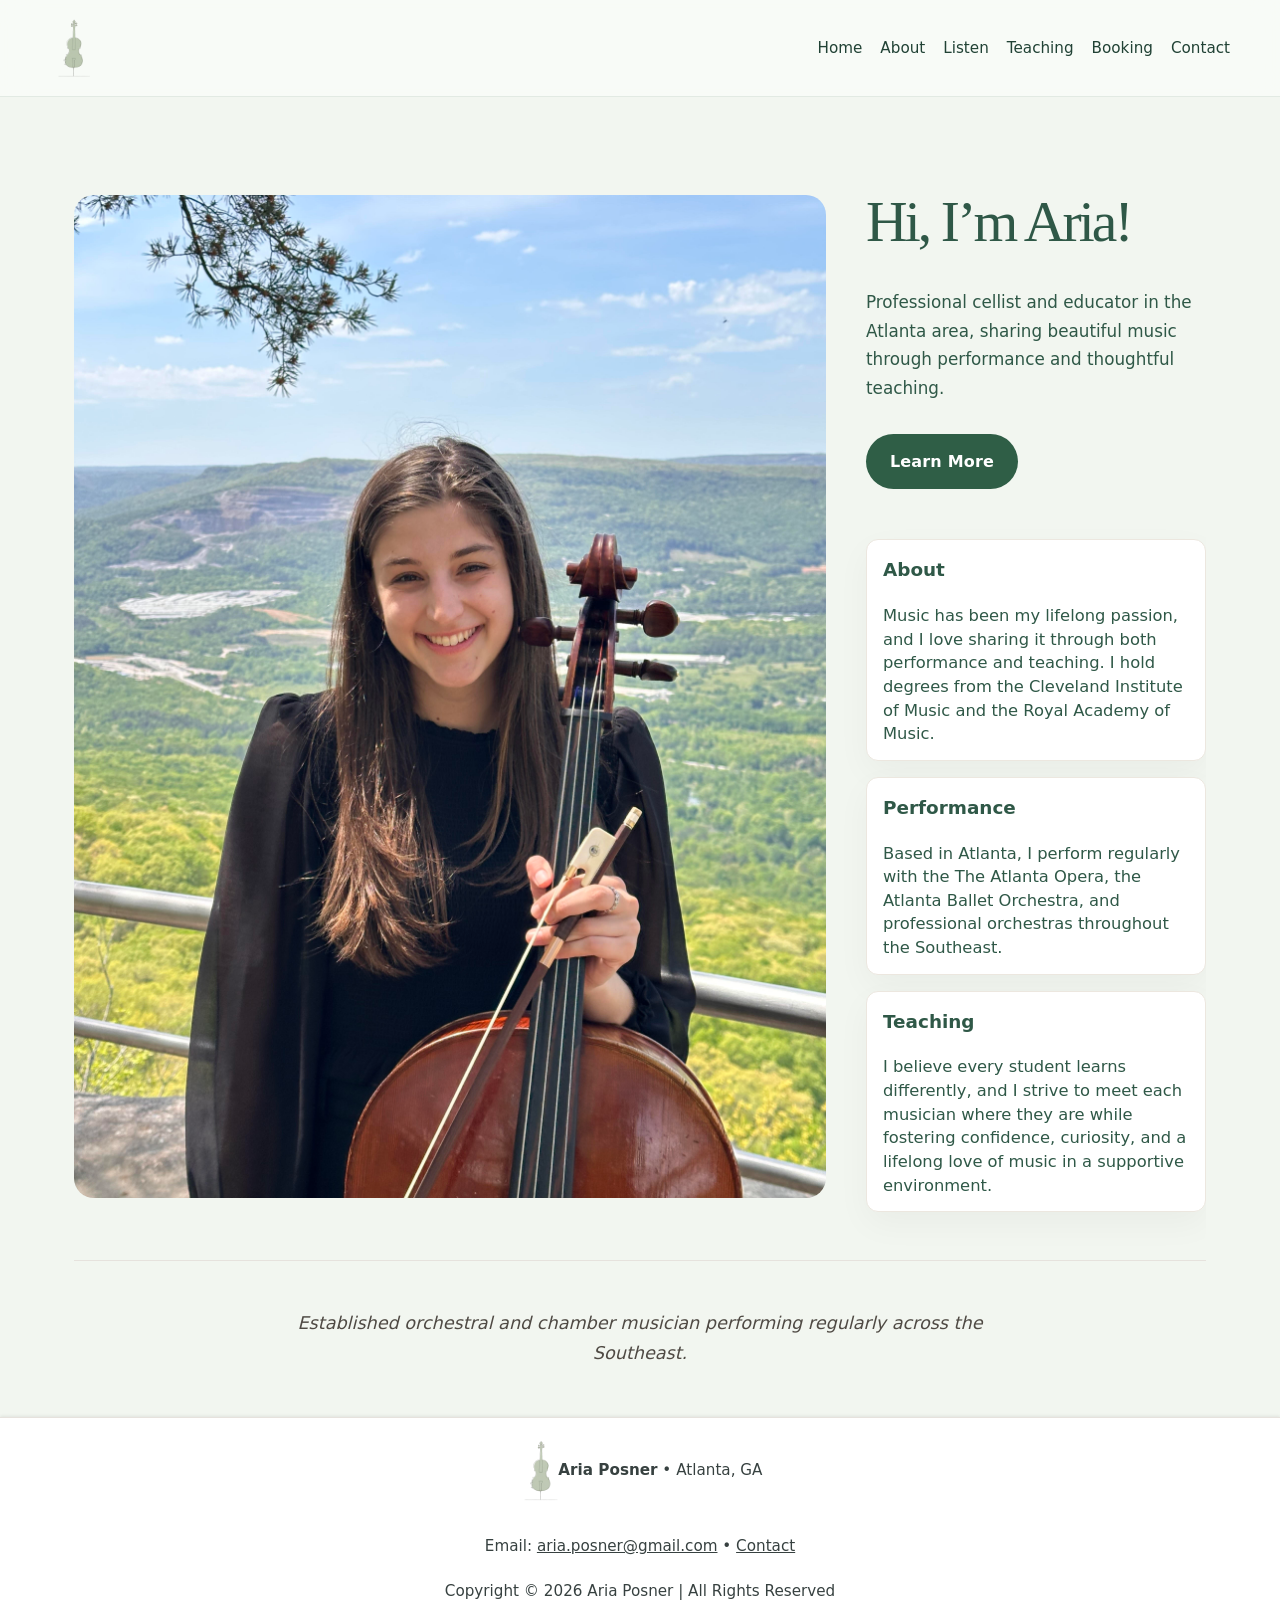
<file: index.html>
<!DOCTYPE html>
<html lang="en">
<head>
    <meta charset="UTF-8">
    <meta name="viewport" content="width=device-width, initial-scale=1.0">
    <title>Aria Posner | Atlanta Cellist</title>
    <link rel="stylesheet" href="style.css">
    <link rel="icon" type="image/png" href="images/logo.png" sizes="32x32">
    <link rel="icon" type="image/png" href="images/logo.png" sizes="16x16">
    <link rel="apple-touch-icon" href="images/logo.png">
</head>
<body>
    <header class="site-header">
        <div class="site-shell nav-inner">
            <a class="brand" href="index.html"><img src="images/logo.png" alt="Aria Posner" class="brand-logo"></a>
            <nav>
                <ul class="nav-list">
                    <li><a href="index.html">Home</a></li>
                    <li><a href="about.html">About</a></li>
                    <li><a href="listen.html">Listen</a></li>
                    <li><a href="teaching.html">Teaching</a></li>
                    <li><a href="booking.html">Booking</a></li>
                    <li><a href="contact.html">Contact</a></li>
                </ul>
            </nav>
        </div>
    </header>
    <main class="site-shell">
        <section class="section page-hero hero-left home-hero">
            <div class="hero-image">
                <img src="images/portrait.jpg" alt="Aria Posner portrait" class="portrait">
            </div>
            <div class="hero-copy">
                <div class="home-title-row">
                    <img src="images/logo.png" alt="Aria Posner" class="mobile-home-logo">
                    <h1>Hi, I’m Aria!</h1>
                </div>
                <div class="home-copy-body">
                    <p>Professional cellist and educator in the Atlanta area, sharing beautiful music through performance and thoughtful teaching.</p>
                    <div class="hero-actions">
                        <a class="button" href="about.html">Learn More</a>
                    </div>
                    <div class="hero-side-cards">
                        <article class="card">
                            <h3>About</h3>
                            <p>Music has been my lifelong passion, and I love sharing it through both performance and teaching. I hold degrees from the Cleveland Institute of Music and the Royal Academy of Music.</p>
                        </article>
                        <article class="card">
                            <h3>Performance</h3>
                            <p>Based in Atlanta, I perform regularly with the The Atlanta Opera, the Atlanta Ballet Orchestra, and professional orchestras throughout the Southeast.</p>
                        </article>
                        <article class="card">
                            <h3>Teaching</h3>
                            <p>I believe every student learns differently, and I strive to meet each musician where they are while fostering confidence, curiosity, and a lifelong love of music in a supportive environment.</p>
                        </article>
                    </div>
                </div>
            </div>
        </section>
        <section class="section">
            <div class="quote-block">Established orchestral and chamber musician performing regularly across the Southeast.</div>
        </section>
    </main>
    <footer class="site-footer site-shell">
        <div class="footer-content">
            <p><img src="images/logo.png" alt="Aria Posner" class="footer-logo"> <strong>Aria Posner</strong> • Atlanta, GA</p>
            <p>Email: <a href="mailto:aria.posner@gmail.com">aria.posner@gmail.com</a> • <a href="contact.html">Contact</a></p>
            <p>Copyright © 2026 Aria Posner | All Rights Reserved</p>
        </div>
    </footer>
</body>
</html>
</file>
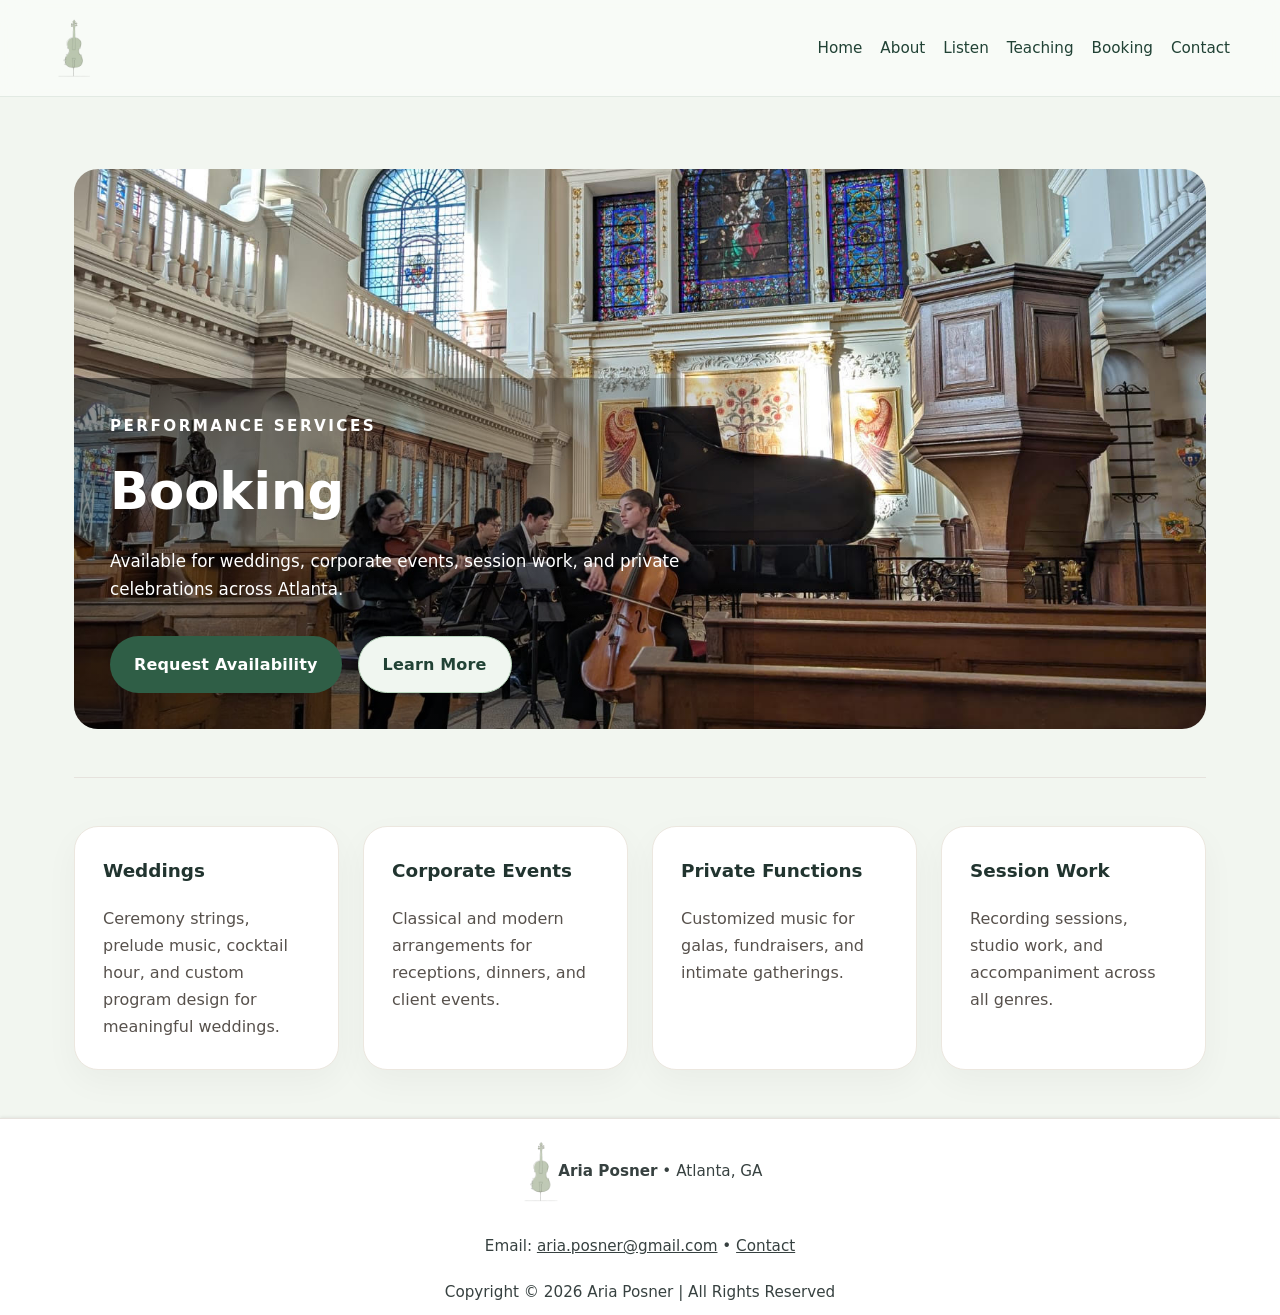
<file: booking.html>
<!DOCTYPE html>
<html lang="en">
<head>
    <meta charset="UTF-8">
    <meta name="viewport" content="width=device-width, initial-scale=1.0">
    <title>Booking | Aria Posner</title>
    <link rel="stylesheet" href="style.css">
    <link rel="icon" type="image/png" href="images/logo.png" sizes="32x32">
    <link rel="icon" type="image/png" href="images/logo.png" sizes="16x16">
    <link rel="apple-touch-icon" href="images/logo.png">
</head>
<body>
    <header class="site-header">
        <div class="site-shell nav-inner">
            <a class="brand" href="index.html"><img src="images/logo.png" alt="Aria Posner" class="brand-logo"></a>
            <nav>
                <ul class="nav-list">
                    <li><a href="index.html">Home</a></li>
                    <li><a href="about.html">About</a></li>
                    <li><a href="listen.html">Listen</a></li>
                    <li><a href="teaching.html">Teaching</a></li>
                    <li><a href="booking.html">Booking</a></li>
                    <li><a href="contact.html">Contact</a></li>
                </ul>
            </nav>
        </div>
    </header>
    <main class="site-shell">
        <section class="section booking-hero">
            <div class="booking-hero-image" style="background-image: url('images/hall.jpg');">
                <div class="booking-hero-content">
                    <p>Performance services</p>
                    <h1>Booking</h1>
                    <p>Available for weddings, corporate events, session work, and private celebrations across Atlanta.</p>
                    <div class="hero-actions">
                        <a class="button" href="contact.html">Request Availability</a>
                        <a class="button-secondary" href="about.html">Learn More</a>
                    </div>
                </div>
            </div>
        </section>
        <section class="section">
            <div class="grid grid-3">
                <article class="card">
                    <h3>Weddings</h3>
                    <p>Ceremony strings, prelude music, cocktail hour, and custom program design for meaningful weddings.</p>
                </article>
                <article class="card">
                    <h3>Corporate Events</h3>
                    <p>Classical and modern arrangements for receptions, dinners, and client events.</p>
                </article>
                <article class="card">
                    <h3>Private Functions</h3>
                    <p>Customized music for galas, fundraisers, and intimate gatherings.</p>
                </article>
                <article class="card">
                    <h3>Session Work</h3>
                    <p>Recording sessions, studio work, and accompaniment across all genres.</p>
                </article>
            </div>
        </section>

    </main>
    <footer class="site-footer site-shell">
        <div class="footer-content">
            <p><img src="images/logo.png" alt="Aria Posner" class="footer-logo"> <strong>Aria Posner</strong> • Atlanta, GA</p>
            <p>Email: <a href="mailto:aria.posner@gmail.com">aria.posner@gmail.com</a> • <a href="contact.html">Contact</a></p>
            <p>Copyright © 2026 Aria Posner | All Rights Reserved</p>
        </div>
    </footer>
</body>
</html>
</file>
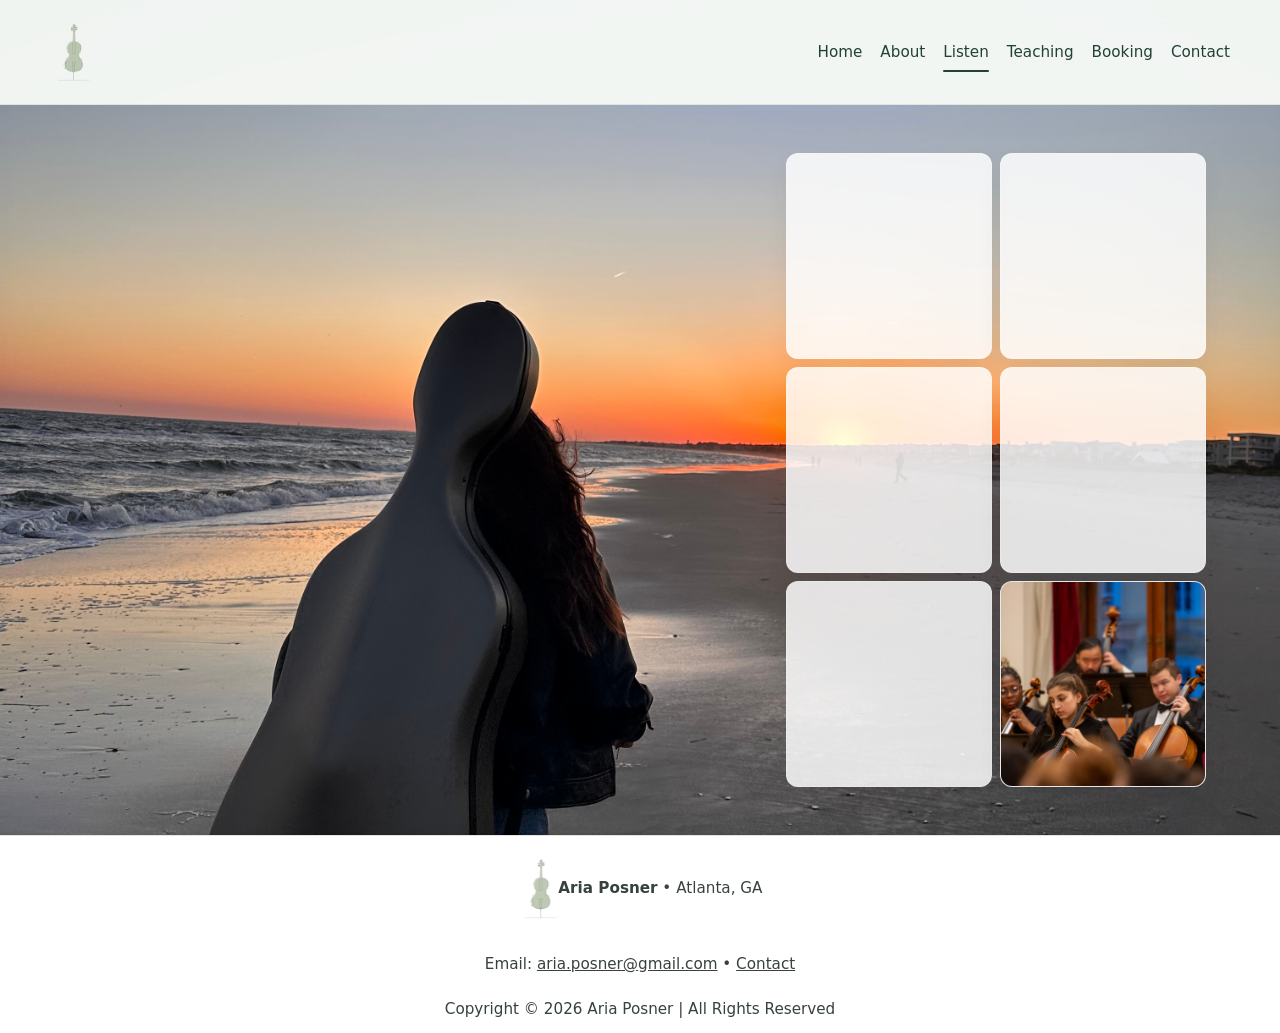
<file: listen.html>
<!DOCTYPE html>
<html lang="en">
<head>
    <meta charset="UTF-8">
    <meta name="viewport" content="width=device-width, initial-scale=1.0">
    <title>Listen | Aria Posner</title>
    <link rel="stylesheet" href="style.css">
    <link rel="icon" type="image/png" href="images/logo.png" sizes="32x32">
    <link rel="icon" type="image/png" href="images/logo.png" sizes="16x16">
    <link rel="apple-touch-icon" href="images/logo.png">
</head>
<body class="listen-page">
    <header class="site-header">
        <div class="site-shell nav-inner">
            <a class="brand" href="index.html"><img src="images/logo.png" alt="Aria Posner" class="brand-logo"></a>
            <nav>
                <ul class="nav-list">
                    <li><a href="index.html">Home</a></li>
                    <li><a href="about.html">About</a></li>
                    <li><a class="active" href="listen.html">Listen</a></li>
                    <li><a href="teaching.html">Teaching</a></li>
                    <li><a href="booking.html">Booking</a></li>
                    <li><a href="contact.html">Contact</a></li>
                </ul>
            </nav>
        </div>
    </header>
    <main class="site-shell">
        <section class="section">
            <div class="video-grid">
                <article class="video-panel">
                    <iframe src="https://www.youtube.com/embed/JfIfdo7EXiI" title="YouTube Performance 1" allowfullscreen></iframe>
                </article>
                <article class="video-panel">
                    <iframe src="https://www.youtube.com/embed/WVqN1AHpf-Q" title="YouTube Performance 2" allowfullscreen></iframe>
                </article>
                <article class="video-panel">
                    <iframe src="https://www.youtube.com/embed/li5xZcTlO0M" title="YouTube Performance 3" allowfullscreen></iframe>
                </article>
                <article class="video-panel">
                    <iframe src="https://www.youtube.com/embed/BHsWT4BfNCY" title="YouTube Performance 4" allowfullscreen></iframe>
                </article>
                <article class="video-panel">
                    <iframe src="https://www.youtube.com/embed/YRB0a1UR398" title="YouTube Performance 5" allowfullscreen></iframe>
                </article>
                <article class="video-panel">
                    <img src="images/cello ensemble.jpg" alt="Cello ensemble" class="panel-image">
                </article>
            </div>
        </section>
    </main>
    <footer class="site-footer site-shell">
        <div class="footer-content">
            <p><img src="images/logo.png" alt="Aria Posner" class="footer-logo"> <strong>Aria Posner</strong> • Atlanta, GA</p>
            <p>Email: <a href="mailto:aria.posner@gmail.com">aria.posner@gmail.com</a> • <a href="contact.html">Contact</a></p>
            <p>Copyright © 2026 Aria Posner | All Rights Reserved</p>
        </div>
    </footer>
</body>
</html>
</file>
<file: style.css>
* {
    box-sizing: border-box;
}
html {
    scroll-behavior: smooth;
}
body {
    margin: 0;
    font-family: Inter, system-ui, -apple-system, BlinkMacSystemFont, "Segoe UI", sans-serif;
    color: #21342f;
    background: #f2f6f0;
    line-height: 1.7;
    font-weight: 400;
}
main {
    display: block;
}
body.listen-page {
    background-image: url('images/beachcello.jpg');
    /* show more of the middle-to-bottom area of the photo */
    background-position: center 72%;
    background-size: cover;
    background-repeat: no-repeat;
}
body.listen-page .site-header {
    background: rgba(248,251,247,0.94);
    backdrop-filter: blur(16px);
    border-bottom: 1px solid rgba(64,112,84,0.12);
}
body.listen-page .site-header .nav-inner {
    padding: 16px 0;
}
body.listen-page .brand {
    color: #1f3e30;
}
body.listen-page .nav-list a,
body.listen-page .nav-dropdown button {
    color: #214235;
}
body.listen-page .nav-list li {
    position: relative;
}
body.listen-page .nav-list a,
body.listen-page .nav-dropdown button {
    font-weight: 500;
}
body.listen-page .nav-list a:hover,
body.listen-page .nav-list a:focus,
body.listen-page .nav-dropdown button:hover,
body.listen-page .nav-dropdown button:focus {
    color: #2c6752;
}
body.listen-page .nav-list a.active {
    color: #214235;
}
body.listen-page .nav-list a.active::after {
    content: "";
    position: absolute;
    left: 0;
    bottom: -6px;
    width: 100%;
    height: 2px;
    background: #214235;
    border-radius: 1px;
}
body.listen-page .video-panel {
    background: rgba(255,255,255,0.84);
    border-color: rgba(255,255,255,0.22);
}
img {
    max-width: 100%;
    display: block;
}
.site-shell {
    max-width: 1180px;
    margin: 0 auto;
    padding: 0 24px;
}
.site-header {
    position: sticky;
    top: 0;
    z-index: 10;
    background: rgba(248,251,247,0.94);
    backdrop-filter: blur(16px);
    border-bottom: 1px solid rgba(64,112,84,0.12);
}
.site-header .nav-inner {
    display: flex;
    align-items: center;
    justify-content: space-between;
    gap: 24px;
    padding: 12px 0;
}
.brand {
    display: flex;
    align-items: center;
    gap: 14px;
    text-decoration: none;
    color: #1f3e30;
    font-weight: 600;
    letter-spacing: 0.06em;
}
.brand-logo {
    height: 72px;
    width: auto;
    display: block;
    mix-blend-mode: multiply;
}
.brand-mark {
    width: 44px;
    height: 44px;
    border-radius: 14px;
    background: #e4ede4;
    color: #2b5d44;
    display: grid;
    place-items: center;
    font-size: 16px;
    font-weight: 700;
}
.nav-list {
    list-style: none;
    margin: 0;
    padding: 0;
    display: flex;
    align-items: center;
    gap: 18px;
    flex-wrap: wrap;
}
.nav-list a {
    text-decoration: none;
    color: #214235;
    font-weight: 500;
    font-size: 0.95rem;
}
.nav-list a:hover,
.nav-list a:focus {
    color: #2c6752;
}
.nav-dropdown {
    position: relative;
}
.nav-dropdown button {
    background: transparent;
    border: none;
    color: #214235;
    cursor: pointer;
    font: inherit;
    font-weight: 600;
}
.nav-dropdown ul {
    position: absolute;
    top: 110%;
    left: 0;
    min-width: 180px;
    margin: 0;
    padding: 10px 0;
    list-style: none;
    background: #ffffff;
    border: 1px solid rgba(61,107,82,0.14);
    box-shadow: 0 18px 40px rgba(0,0,0,0.06);
    display: none;
    border-radius: 12px;
}
.nav-dropdown:hover ul,
.nav-dropdown:focus-within ul {
    display: block;
}
.nav-dropdown li {
    margin: 0;
}
.nav-dropdown li a {
    display: block;
    padding: 10px 20px;
    color: #214235;
    font-size: 0.95rem;
}
.nav-dropdown li a:hover {
    background: #ecf5ec;
}
.page-hero {
    display: grid;
    gap: 32px;
    padding: 64px 0 72px;
    align-items: center;
}

/* Hero variant: image at top of page, full-width within shell */
.page-hero.hero-top-photo {
    display: block;
    padding: 32px 0 48px;
}
.page-hero.hero-top-photo .hero-image {
    width: 100%;
    max-width: 1180px;
    margin: 0 auto 24px;
    border-radius: 16px;
    overflow: hidden;
}
.page-hero.hero-top-photo .hero-image .portrait {
    width: 100%;
    height: auto;
    object-fit: cover;
    display: block;
}
.page-hero.hero-top-photo .hero-copy {
    max-width: 720px;
    margin: 0 auto;
    text-align: center;
}
/* About page: wrap text around the right-side headshot without moving its placement */
.page-hero.about-hero {
    display: grid;
    grid-template-columns: 1fr 360px;
    gap: 28px;
    align-items: start;
}
.page-hero.about-hero .hero-image {
    width: 100%;
    margin: 24px 0 0;
    border-radius: 16px;
    overflow: hidden;
}
.page-hero.about-hero .hero-image .portrait {
    width: 100%;
    height: auto;
    display: block;
    object-fit: cover;
}
.page-hero.about-hero .hero-copy {
    overflow: visible;
}

@media (max-width: 960px) {
    .page-hero.about-hero {
        grid-template-columns: 1fr;
    }
    .page-hero.about-hero .hero-image {
        order: 2;
    }
}
.hero-bio p {
    margin-bottom: 1rem;
}

/* Make the about page bio scroll when it exceeds the photo height */
.page-hero.about-hero .hero-bio {
    overflow-y: scroll;
    overflow-x: hidden;
    -webkit-overflow-scrolling: touch;
    /* reserve space for scrollbar so layout doesn't shift */
    scrollbar-gutter: stable both-edges;
    max-height: none; /* set by JS to match image height */
    padding-right: 6px; /* room for scrollbar */
}

/* Visible thumb for WebKit browsers */
.page-hero.about-hero .hero-bio::-webkit-scrollbar {
    width: 12px;
}
.page-hero.about-hero .hero-bio::-webkit-scrollbar-thumb {
    background: rgba(0,0,0,0.18);
    border-radius: 8px;
}
.hero-left {
    display: grid;
    grid-template-columns: 1fr 1fr;
    gap: 36px;
    align-items: center;
}
.hero-left .hero-image {
    min-height: 250px;
    border-radius: 20px;
    overflow: hidden;
}
.hero-left .hero-copy {
    padding-right: 10px;
}
.hero-left .hero-copy > p:first-child,
.hero-left .hero-copy > p:last-of-type {
    color: #2f5847;
}
.hero-left .hero-copy > p:last-of-type {
    color: #4e6f5f;
}
.hero-left .hero-copy h1 {
    color: #2f5847 !important;
}
.portrait {
    width: 100%;
    height: 100%;
    object-fit: cover;
    display: block;
}

/* Home hero adjustments: nudge headshot down and place the three cards vertically under the Learn More button */
.page-hero.home-hero.hero-left {
    grid-template-columns: 1fr 340px;
    align-items: flex-start;
}
.page-hero.home-hero .hero-image {
    margin-top: 50px;
    min-height: 420px;
}
.page-hero.home-hero .hero-copy h1 {
    margin-top: 50px;
    margin-bottom: 40px;
}
.home-title-row {
    display: block;
}
.mobile-home-logo {
    display: none;
}
.hero-side-cards {
    display: flex;
    flex-direction: column;
    gap: 16px;
    margin-top: 50px;
}
.hero-side-cards .card {
    padding: 14px 16px;
    border-radius: 12px;
}
.hero-side-cards .card p {
    font-size: 1.02rem;
    line-height: 1.45;
}
@media (max-width: 960px) {
    .page-hero.home-hero.hero-left {
        grid-template-columns: 1fr;
        gap: 12px;
    }
    .page-hero.home-hero .hero-copy {
        display: contents;
    }
    .page-hero.home-hero .hero-copy h1 {
        order: 1;
        width: 100%;
        justify-self: center;
        margin-top: 0;
        margin-bottom: 6px;
        text-align: center;
    }
    .page-hero.home-hero .home-title-row {
        order: 1;
        width: 100%;
        display: flex;
        align-items: center;
        justify-content: center;
        gap: 10px;
        margin-top: 12px;
    }
    .page-hero.home-hero .mobile-home-logo {
        display: block;
        height: 48px;
        width: auto;
        mix-blend-mode: multiply;
    }
    .page-hero.home-hero .hero-image {
        order: 2;
        margin-top: 0;
        min-height: 320px;
    }
    .page-hero.home-hero .hero-copy .home-copy-body {
        order: 3;
    }
    .page-hero.home-hero .hero-copy .home-copy-body > p {
        margin-top: 6px;
    }
    .hero-side-cards {
        order: 3;
        margin-top: 12px;
    }
}
.about-gallery {
    display: grid;
    grid-template-columns: 1.4fr 1fr;
    gap: 18px;
}
.mosaic {
    display: grid;
    grid-template-columns: repeat(2, 1fr);
    gap: 12px;
    align-items: start;
}
.mosaic img {
    width: 100%;
    height: 100%;
    object-fit: cover;
    border-radius: 12px;
}
.mosaic img:nth-child(2) {
    height: 420px;
    object-position: 30% top;
}
.teaching-portrait {
    float: right;
    width: 220px;
    margin-left: 20px;
    border-radius: 12px;
    object-fit: cover;
}
.booking-hero {
    position: relative;
    padding: 0;
    margin-top: 24px;
}
.contact-layout .contact-grid {
    display: grid;
    grid-template-columns: 1.25fr 1fr;
    gap: 24px;
    align-items: stretch;
}
.contact-layout .section-header {
    margin-bottom: 24px;
}
.contact-layout .section-header h1 {
    margin: 0;
    color: #4e6f5f;
    font-size: clamp(2.8rem, 4vw, 3.6rem);
    font-family: Georgia, Cambria, "Times New Roman", serif;
}
.contact-layout .contact-side-image {
    position: relative;
    overflow: hidden;
    border-radius: 20px;
    padding: 0;
}
.contact-layout .contact-layout .button,
.contact-layout .contact-form-card .button {
    margin-top: 20px;
}
.contact-layout .contact-side-img {
    width: 100%;
    height: 100%;
    min-height: 500px;
    object-fit: cover;
    display: block;
}
.contact-layout .contact-image-caption {
    padding: 22px 24px 24px;
    background: #ffffff;
    position: relative;
    z-index: 2;
}
.contact-layout .contact-form-card {
    padding: 20px;
    display: flex;
    flex-direction: column;
    justify-content: space-between;
    height: 100%;
}
.contact-layout .contact-form-card label {
    display: block;
    margin-top: 14px;
}
.contact-layout .contact-form-card form {
    display: grid;
    gap: 16px;
}
.contact-layout .contact-layout .button,
.contact-layout .contact-form-card .button {
    margin-top: 18px;
}
.contact-layout .contact-info-group {
    display: grid;
    gap: 16px;
    margin-top: 26px;
}
.contact-layout .contact-info-card {
    background: #ffffff;
    border-radius: 18px;
    padding: 20px 22px;
    box-shadow: 0 18px 45px rgba(0, 0, 0, 0.08);
}
.contact-layout .contact-info-card h3 {
    margin: 0 0 10px;
}
.contact-layout .contact-info-card p {
    margin: 0;
    color: #4f6256;
}
.contact-layout .contact-info-group {
    margin-top: auto;
}
.contact-layout .contact-layout .button,
.contact-layout .contact-form-card .button {
    margin-top: 20px;
}
.contact-layout .input-field {
    width: 100%;
    padding: 12px;
    margin-top: 8px;
    border: 1px solid #d8d2cc;
    border-radius: 12px;
    font: inherit;
}
@media (max-width: 960px) {
    .contact-layout .contact-grid {
        grid-template-columns: 1fr;
    }
    .contact-layout .contact-side-img {
        min-height: 320px;
    }
}
.booking-hero-image {
    width: 100%;
    min-height: 560px;
    border: none;
    border-radius: 24px;
    overflow: hidden;
    background-size: cover;
    background-position: center;
    box-shadow: none;
    outline: none;
    background-color: transparent;
    position: relative;
    display: flex;
    align-items: flex-end;
}
.booking-hero-content {
    position: relative;
    z-index: 1;
    padding: 36px;
    max-width: 680px;
    color: #ffffff;
    background: linear-gradient(90deg, rgba(0,0,0,0.45) 0%, rgba(0,0,0,0.15) 100%);
}
.booking-hero-content h1,
.booking-hero-content p {
    color: #ffffff;
    margin: 0;
}
.booking-hero-content h1 {
    font-size: clamp(2.6rem, 4vw, 3.8rem);
    margin-top: 8px;
}
.booking-hero-content > p:first-child {
    font-size: 0.95rem;
    letter-spacing: 0.16em;
    text-transform: uppercase;
    font-weight: 600;
}
.booking-hero-content > p:last-of-type {
    margin-top: 12px;
    font-size: 1.05rem;
}
.contact-aside {
    display: block;
    margin-top: 18px;
    border-radius: 12px;
    overflow: hidden;
}
.caption {
    font-size: 0.9rem;
    color: #506054;
    margin-top: 10px;
}
.hero-copy {
    max-width: 620px;
}
.hero-copy h1 {
    margin: 0;
    font-size: clamp(3rem, 4.5vw, 4.8rem);
    letter-spacing: -0.05em;
    line-height: 0.92;
    font-family: Georgia, Cambria, "Times New Roman", serif;
    font-weight: 500;
    color: #2f5847;
}
.hero-copy p {
    margin: 24px 0 0;
    font-size: 1.05rem;
    color: #2f5847;
}
.hero-actions {
    margin-top: 32px;
    display: flex;
    gap: 16px;
    flex-wrap: wrap;
}
.video-grid {
    display: grid;
    gap: 18px;
}

/* Right-aligned two-column video area for Listen page */
body.listen-page .video-grid {
    width: 420px;
    margin-left: auto;
    margin-right: 0;
    display: grid;
    grid-template-columns: repeat(2, 1fr);
    gap: 8px;
}

/* uniform square video panels */
.video-panel {
    border-radius: 12px;
    overflow: hidden;
    background: #ffffff;
    border: 1px solid #e6e2dd;
    box-shadow: 0 12px 24px rgba(0,0,0,0.06);
    aspect-ratio: 1/1;
    min-height: 180px;
    display: block;
}
.video-panel iframe {
    width: 100%;
    height: 100%;
    border: 0;
    display: block;
}
.video-panel .panel-image {
    width: 100%;
    height: 100%;
    object-fit: cover;
    display: block;
}

@media (max-width: 920px) {
    body.listen-page .video-grid {
        width: 100%;
        margin-left: 0;
        grid-template-columns: repeat(2, minmax(0, 1fr));
        gap: 8px;
    }
    body.listen-page .video-panel {
        min-height: 120px;
    }
}

@media (max-width: 420px) {
    body.listen-page .video-panel {
        min-height: 102px;
    }
}
.video-panel p {
    margin: 18px;
    font-weight: 600;
    color: #1d1f21;
}
.button,
.button-secondary {
    display: inline-flex;
    align-items: center;
    justify-content: center;
    padding: 14px 24px;
    border-radius: 999px;
    font-weight: 600;
    letter-spacing: 0.01em;
    transition: transform 0.2s ease, background 0.2s ease, color 0.2s ease;
    text-decoration: none;
}
.button {
    background: #2f5e46;
    color: #ffffff;
}
.button:hover {
    transform: translateY(-1px);
    background: #3d7659;
}
.button-secondary {
    background: #f0f6f0;
    color: #214235;
    border: 1px solid #b8d5bc;
}
.button-secondary:hover {
    background: #dfece1;
}
.page-hero {
    min-height: auto;
    border-radius: 28px;
    overflow: hidden;
    display: grid;
    grid-template-columns: 1fr 1fr;
    gap: 40px;
    place-items: start;
    position: relative;
    margin-top: 0;
}
.page-hero.page-hero-bg.teaching-hero {
    background: url('images/teaching-hero.jpg') center/cover no-repeat;
    background-size: cover;
    min-height: 620px;
    display: flex;
    align-items: center;
    justify-content: center;
    grid-template-columns: none;
    position: relative;
}
.page-hero.page-hero-bg.teaching-hero::before {
    content: "";
    position: absolute;
    inset: 0;
    background: rgba(16, 24, 35, 0.4);
}
.page-hero .hero-copy {
    position: relative;
    z-index: 2;
    max-width: 100%;
    color: #2f5847;
    padding: 0;
}
.page-hero.page-hero-bg.teaching-hero .hero-copy {
    max-width: 640px;
    padding: 48px;
    text-align: center;
}
.page-hero .hero-copy h1,
.page-hero .hero-copy p {
    color: #2f5847;
}
.page-hero.teaching-hero .hero-copy h1,
.page-hero.teaching-hero .hero-copy p {
    color: #ffffff;
}
.hero-bio {
    margin-top: 24px;
    font-size: 0.95rem;
    line-height: 1.7;
    color: #2f5847;
}
.hero-bio p {
    margin: 16px 0;
}
.page-hero .hero-image {
    border-radius: 20px;
    overflow: hidden;
    min-height: 500px;
}
.bio-section {
    max-width: 900px;
    margin: 0 auto;
    font-size: 1.05rem;
    line-height: 1.8;
    color: #3d473f;
}
.section {
    padding: 48px 0;
}
.section + .section {
    border-top: 1px solid #e6e2dd;
}
.section-grid {
    display: grid;
    gap: 40px;
    align-items: start;
    grid-template-columns: 1.3fr 0.7fr;
}
.section-grid.reverse-grid {
    direction: rtl;
}
.section-grid.reverse-grid .section-copy,
.section-grid.reverse-grid .section-image {
    direction: ltr;
}
.section-image {
    overflow: hidden;
    width: 100%;
    max-width: 480px;
    aspect-ratio: 1 / 1;
}
.section-image img {
    width: 100%;
    height: 100%;
    object-fit: cover;
    border-radius: 26px;
    display: block;
}
.section-copy {
    max-width: 700px;
}
.section-copy h2 {
    margin-top: 0;
    font-size: clamp(2.4rem, 3vw, 3.2rem);
    line-height: 1.02;
    color: #1c3b2f;
}
.section-copy p {
    color: #3d473f;
    font-size: 1rem;
    margin: 1.4rem 0 0;
}
.grid {
    display: grid;
    gap: 24px;
}
.grid-3 {
    grid-template-columns: repeat(auto-fit, minmax(240px, 1fr));
}
.contact-form {
    display: grid;
    gap: 14px;
    max-width: 700px;
    grid-template-rows: auto 1fr auto;
}
.contact-form p {
    margin: 0 0 10px;
    color: #4d5b50;
}
.form-grid {
    display: grid;
    gap: 14px;
    grid-template-columns: repeat(2, minmax(0, 1fr));
}
.form-grid-two-col {
    display: grid;
    grid-template-columns: 1fr 1fr;
    gap: 24px;
    flex: 1;
    min-height: 0;
    align-items: flex-start;
}
.form-left {
    display: flex;
    flex-direction: column;
    gap: 14px;
    align-items: flex-start;
}
.form-right {
    display: flex;
    flex-direction: column;
    gap: 14px;
    flex: 1;
    align-items: flex-start;
}
.form-right .form-row {
    flex: 1;
    display: flex;
    flex-direction: column;
    min-height: 0;
}
.form-right .form-row textarea {
    flex: 1;
}
.form-row {
    display: grid;
    gap: 6px;
    width: 100%;
}
.form-row label {
    font-weight: 600;
    color: #23302b;
    font-size: 0.95rem;
}
.form-row input,
.form-row textarea,
.form-row select {
    width: 100%;
    padding: 12px 14px;
    border: 1px solid #d9dfd8;
    border-radius: 14px;
    font: inherit;
    background: #fff;
    color: #20302a;
}
.field-hint {
    margin-top: 6px;
    color: #86927d;
    font-size: 0.95rem;
}
.form-row textarea {
    resize: vertical;
    min-height: 100px;
}
.form-right .form-row textarea {
    flex: 1;
    resize: none;
    min-height: unset;
}
.contact-form button {
    width: fit-content;
    padding: 12px 24px;
    justify-self: center;
    margin-top: auto;
}
@media (max-width: 760px) {
    .form-grid {
        grid-template-columns: 1fr;
    }
    .form-grid-two-col {
        grid-template-columns: 1fr;
    }
}
.contact-form-section {
    min-height: 70vh;
    display: flex;
    flex-direction: column;
    align-items: center;
}
.contact-form-section h2 {
    text-align: center;
}
.contact-form-section .contact-form {
    flex: 1;
    width: 100%;
}
.card {
    background: #fff;
    border-radius: 24px;
    padding: 28px;
    border: 1px solid #ece7df;
    box-shadow: 0 12px 34px rgba(0,0,0,0.04);
}
.card h3 {
    margin-top: 0;
    font-size: 1.15rem;
}
.card p {
    margin: 6px 0 0;
    color: #57514c;
}
.quote-block {
    max-width: 760px;
    margin: 0 auto;
    text-align: center;
    color: #4f4a44;
    font-size: 1.1rem;
    font-style: italic;
}
.site-footer {
    width: 100%;
    padding: 8px 0 10px;
    text-align: center;
    color: #374140;
    font-size: 0.95rem;
    background: #ffffff;
    box-shadow: 0 -1px 3px rgba(0,0,0,0.08);
    border-top: 1px solid #e6e2dd;
}
.site-footer.site-shell {
    max-width: 100%;
    margin: 0;
    padding: 0;
}
.site-footer .footer-content {
    display: flex;
    flex-direction: column;
    gap: 0px;
    justify-items: center;
    align-items: center;
    line-height: 1;
}
.site-footer a {
    color: inherit;
    text-decoration: underline;
}
.footer-logo {
    height: 75px;
    width: auto;
    display: inline-block;
    margin-right: -12px;
    margin-left: -2px;
    vertical-align: middle;
    mix-blend-mode: multiply;
}
@media (min-width: 920px) {
    .page-hero {
        grid-template-columns: 1.2fr 0.8fr;
    }
}
@media (max-width: 720px) {
    .site-header {
        top: max(0px, env(safe-area-inset-top));
        padding-top: max(34px, env(safe-area-inset-top));
    }
    .site-header .nav-inner {
        flex-direction: column;
        align-items: stretch;
        padding-top: 16px;
    }
    .site-header .brand {
        display: none;
    }
    .site-header nav {
        overflow-x: auto;
    }
    .nav-list {
        justify-content: flex-start;
        flex-wrap: nowrap;
        gap: 10px;
        width: max-content;
        margin: 4px auto 0;
    }
    .nav-list a {
        font-size: 0.88rem;
    }
    .hero-image {
        min-height: 300px;
    }
}

@media (max-width: 760px) {
    body.teaching-page .section-grid {
        grid-template-columns: 1fr;
        gap: 20px;
    }
    body.teaching-page .section-grid.reverse-grid {
        direction: ltr;
    }
    body.teaching-page .section-grid .section-image {
        display: none;
    }
    body.teaching-page .section-grid .section-copy {
        max-width: 100%;
    }
}
</file>
